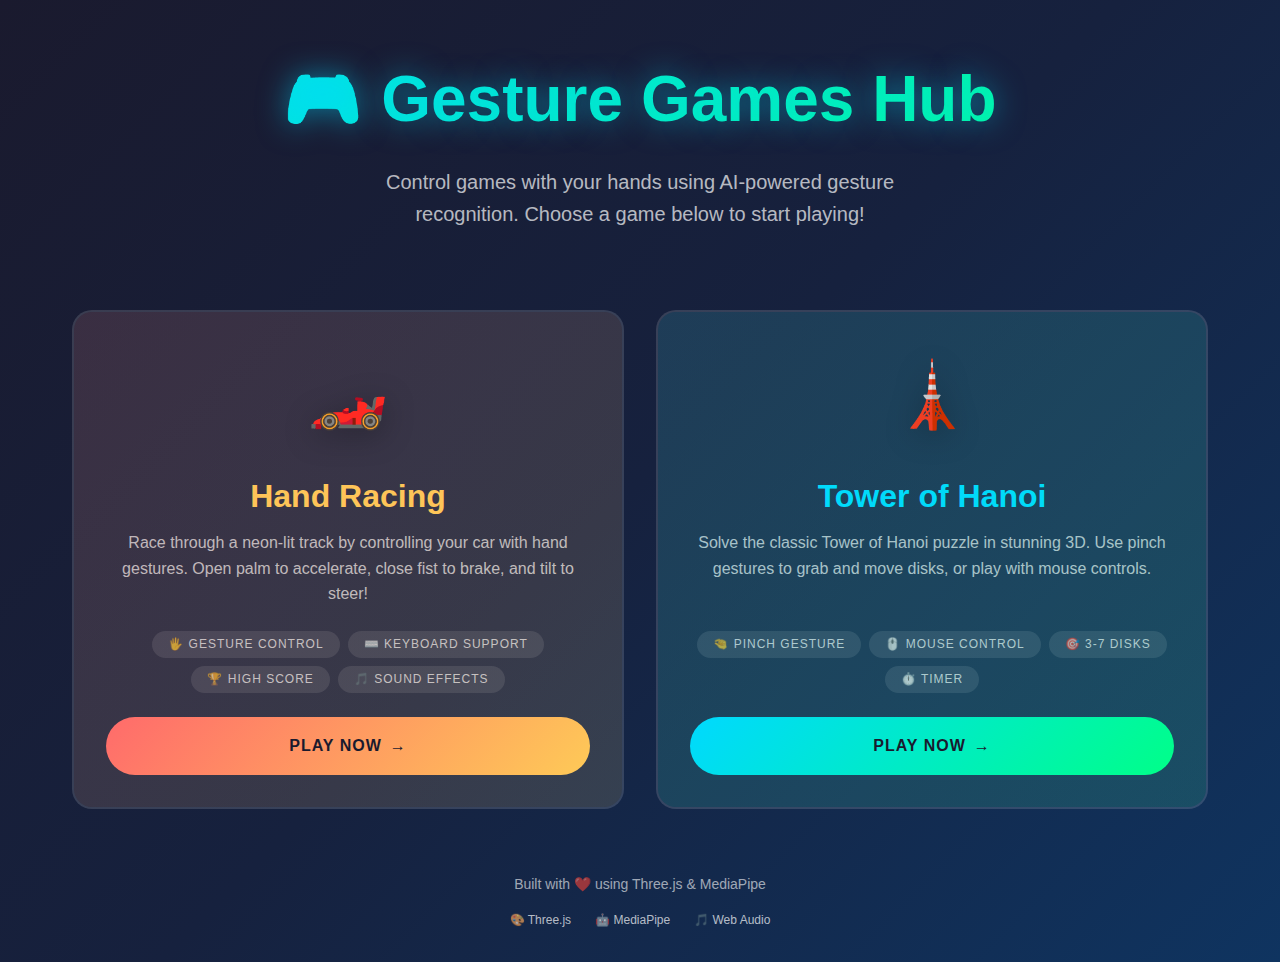
<file: index.html>
<!DOCTYPE html>
<html lang="en">

<head>
    <meta charset="UTF-8">
    <meta name="viewport" content="width=device-width, initial-scale=1.0">
    <title>🎮 Gesture Games Hub - Hand Controlled Games</title>
    <meta name="description" content="A collection of gesture-controlled games using MediaPipe and Three.js. Play racing and puzzle games with your hands!">
    <link rel="stylesheet" href="css/main.css">
    <link rel="stylesheet" href="css/hub.css">
</head>

<body>
    <div class="hub-container">
        <!-- Header -->
        <header class="hub-header">
            <h1 class="hub-title gradient-text">🎮 Gesture Games Hub</h1>
            <p class="hub-subtitle">
                Control games with your hands using AI-powered gesture recognition. 
                Choose a game below to start playing!
            </p>
        </header>

        <!-- Games Grid -->
        <main class="games-grid">
            <!-- Racing Game Card -->
            <a href="games/racing.html" class="game-card racing">
                <div class="game-icon">🏎️</div>
                <div class="game-info">
                    <h2 class="game-title">Hand Racing</h2>
                    <p class="game-description">
                        Race through a neon-lit track by controlling your car with hand gestures. 
                        Open palm to accelerate, close fist to brake, and tilt to steer!
                    </p>
                </div>
                <div class="game-features">
                    <span class="feature-tag">🖐️ Gesture Control</span>
                    <span class="feature-tag">⌨️ Keyboard Support</span>
                    <span class="feature-tag">🏆 High Score</span>
                    <span class="feature-tag">🎵 Sound Effects</span>
                </div>
                <div class="play-btn">
                    <span>Play Now</span>
                    <span class="arrow">→</span>
                </div>
            </a>

            <!-- Tower of Hanoi Card -->
            <a href="games/hanoi.html" class="game-card hanoi">
                <div class="game-icon">🗼</div>
                <div class="game-info">
                    <h2 class="game-title">Tower of Hanoi</h2>
                    <p class="game-description">
                        Solve the classic Tower of Hanoi puzzle in stunning 3D. 
                        Use pinch gestures to grab and move disks, or play with mouse controls.
                    </p>
                </div>
                <div class="game-features">
                    <span class="feature-tag">🤏 Pinch Gesture</span>
                    <span class="feature-tag">🖱️ Mouse Control</span>
                    <span class="feature-tag">🎯 3-7 Disks</span>
                    <span class="feature-tag">⏱️ Timer</span>
                </div>
                <div class="play-btn">
                    <span>Play Now</span>
                    <span class="arrow">→</span>
                </div>
            </a>
        </main>

        <!-- Footer -->
        <footer class="hub-footer">
            <p>Built with ❤️ using Three.js & MediaPipe</p>
            <div class="tech-stack">
                <span class="tech-item">🎨 Three.js</span>
                <span class="tech-item">🤖 MediaPipe</span>
                <span class="tech-item">🎵 Web Audio</span>
            </div>
        </footer>
    </div>
</body>

</html>
</file>
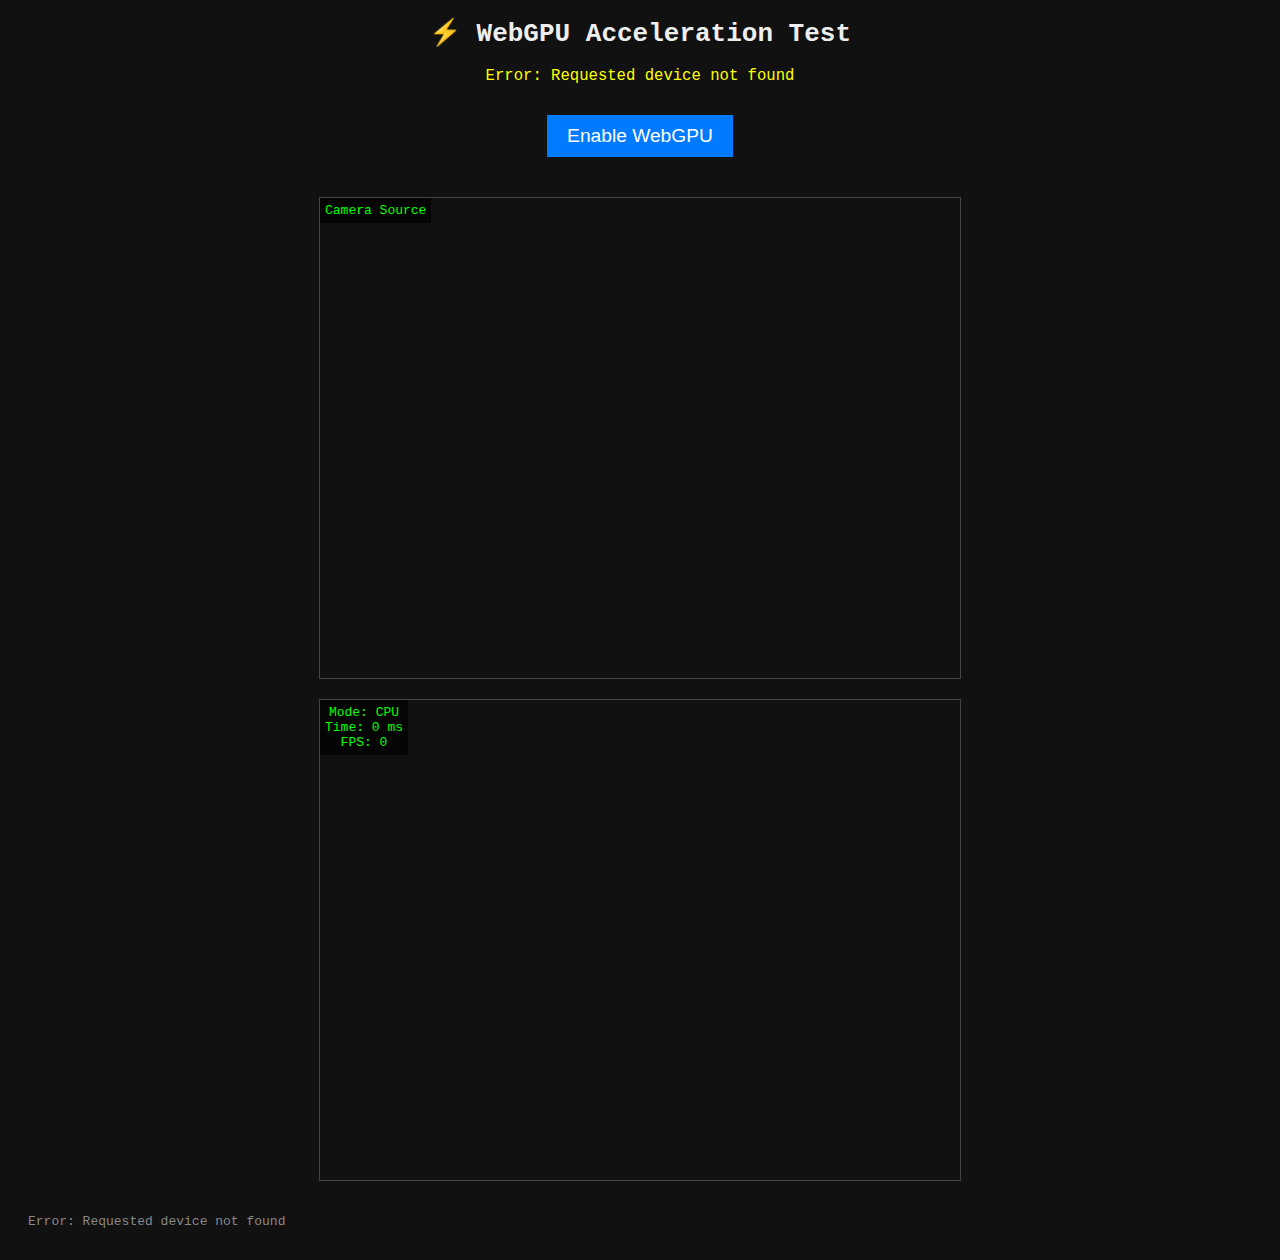
<file: webgpu-test.html>
<!DOCTYPE html>
<html lang="en">

<head>
    <meta charset="UTF-8">
    <meta name="viewport" content="width=device-width, initial-scale=1.0">
    <title>WebGPU Acceleration Test</title>
    <style>
        body {
            font-family: monospace;
            background: #111;
            color: #eee;
            text-align: center;
        }

        .container {
            display: flex;
            justify-content: center;
            gap: 20px;
            flex-wrap: wrap;
            margin-top: 20px;
        }

        .view-box {
            position: relative;
            border: 1px solid #444;
        }

        video,
        canvas {
            display: block;
            max-width: 100%;
        }

        .stats {
            position: absolute;
            top: 0;
            left: 0;
            background: rgba(0, 0, 0, 0.7);
            padding: 5px;
            color: #0f0;
        }

        button {
            padding: 10px 20px;
            font-size: 1.2em;
            cursor: pointer;
            background: #007bff;
            color: white;
            border: none;
            margin: 20px;
        }

        button:disabled {
            background: #555;
            cursor: not-allowed;
        }

        #status {
            font-size: 1.2em;
            margin: 10px;
            color: yellow;
        }
    </style>
</head>

<body>
    <h1>⚡ WebGPU Acceleration Test</h1>
    <div id="status">Initializing...</div>
    <div class="controls">
        <button id="toggle-gpu">Enable WebGPU</button>
    </div>

    <div class="container">
        <!-- Input -->
        <div class="view-box">
            <video id="webcam" width="640" height="480" autoplay playsinline muted></video>
            <div class="stats">Camera Source</div>
        </div>

        <!-- Output -->
        <div class="view-box">
            <canvas id="output-canvas" width="640" height="480"></canvas>
            <div class="stats" id="output-stats">
                Mode: CPU<br>
                Time: 0 ms<br>
                FPS: 0
            </div>
        </div>
    </div>

    <!-- Stats for visual debug -->
    <pre id="log" style="text-align: left; padding: 20px; color: #888;"></pre>

    <script src="js/shared/webgpu-utils.js"></script>
    <script src="js/shared/gpu-preprocessor.js"></script>
    <script>
        const video = document.getElementById('webcam');
        const canvas = document.getElementById('output-canvas');
        const ctx = canvas.getContext('2d');
        const statsEl = document.getElementById('output-stats');
        const logEl = document.getElementById('log');
        const toggleBtn = document.getElementById('toggle-gpu');
        const statusEl = document.getElementById('status');

        let gpuUtils, gpuProcessor;
        let useGPU = false;
        let isProcessing = false;
        let lastTime = 0;
        let frameCount = 0;
        let fpsTimer = 0;

        function log(msg) { logEl.textContent += msg + '\n'; console.log(msg); }

        async function init() {
            try {
                const stream = await navigator.mediaDevices.getUserMedia({ video: { width: 640, height: 480 } });
                video.srcObject = stream;
                await new Promise(r => video.onloadedmetadata = r);
                video.play();
                log('Camera started.');

                // Init WebGPU
                gpuUtils = new WebGPUUtils();
                const device = await gpuUtils.init();

                if (device) {
                    gpuProcessor = new GpuPreprocessor(device);
                    await gpuProcessor.init();
                    statusEl.textContent = 'WebGPU Ready ✅';
                    statusEl.style.color = '#0f0';
                } else {
                    statusEl.textContent = 'WebGPU Not Supported ❌ (Using CPU)';
                    statusEl.style.color = '#f00';
                    toggleBtn.disabled = true;
                    toggleBtn.textContent = 'WebGPU Unavailable';
                }

                requestAnimationFrame(processLoop);
            } catch (e) {
                log('Error: ' + e.message);
                statusEl.textContent = 'Error: ' + e.message;
            }
        }

        async function processLoop() {
            if (useGPU && gpuProcessor) {
                const start = performance.now();
                try {
                    // GPU Processing
                    const data = await gpuProcessor.process(video);

                    // Visualization (Create ImageData from raw GPU output)
                    // Note: This adds CPU overhead but needed for visualization validation
                    const imgData = new ImageData(new Uint8ClampedArray(data.buffer), canvas.width, canvas.height);
                    ctx.putImageData(imgData, 0, 0);

                    const duration = performance.now() - start;
                    updateStats('GPU', duration);
                } catch (e) {
                    log('GPU Error: ' + e.message);
                    useGPU = false;
                }
            } else {
                // CPU Processing (Baseline)
                const start = performance.now();

                ctx.drawImage(video, 0, 0, canvas.width, canvas.height);
                const imageData = ctx.getImageData(0, 0, canvas.width, canvas.height);
                const data = imageData.data;

                // Manual Grayscale Loop
                for (let i = 0; i < data.length; i += 4) {
                    const avg = (data[i] * 0.299 + data[i + 1] * 0.587 + data[i + 2] * 0.114);
                    data[i] = avg; // R
                    data[i + 1] = avg; // G
                    data[i + 2] = avg; // B
                }
                ctx.putImageData(imageData, 0, 0);

                const duration = performance.now() - start;
                updateStats('CPU', duration);
            }

            requestAnimationFrame(processLoop);
        }

        function updateStats(mode, duration) {
            const now = performance.now();
            frameCount++;
            if (now - fpsTimer >= 1000) {
                const fps = frameCount;
                frameCount = 0;
                fpsTimer = now;
                statsEl.innerHTML = `Mode: ${mode}<br>Time: ${duration.toFixed(2)} ms<br>FPS: ${fps}`;
            }
        }

        toggleBtn.addEventListener('click', () => {
            useGPU = !useGPU;
            toggleBtn.textContent = useGPU ? 'Disable WebGPU' : 'Enable WebGPU';
            toggleBtn.style.background = useGPU ? '#00cc66' : '#007bff';
        });

        init();
    </script>
</body>

</html>
</file>
<file: css/hub.css>
/* ============================================
   HUB.CSS - Game Selection Hub Styles
   ============================================ */

/* Hub Container */
.hub-container {
    min-height: 100vh;
    display: flex;
    flex-direction: column;
}

/* Header */
.hub-header {
    text-align: center;
    padding: var(--spacing-2xl) var(--spacing-lg);
    animation: fadeIn 0.8s ease-out;
}

.hub-title {
    font-size: var(--font-size-4xl);
    font-weight: 800;
    margin-bottom: var(--spacing-md);
    text-shadow: 0 0 30px rgba(0, 217, 255, 0.5);
}

.hub-subtitle {
    font-size: var(--font-size-lg);
    color: var(--color-text-muted);
    max-width: 600px;
    margin: 0 auto;
}

/* Games Grid */
.games-grid {
    flex: 1;
    display: grid;
    grid-template-columns: repeat(auto-fit, minmax(350px, 1fr));
    gap: var(--spacing-xl);
    padding: var(--spacing-xl);
    max-width: 1200px;
    margin: 0 auto;
    width: 100%;
}

/* Game Card */
.game-card {
    background: rgba(255, 255, 255, 0.05);
    border: 2px solid rgba(255, 255, 255, 0.1);
    border-radius: var(--radius-xl);
    padding: var(--spacing-xl);
    text-decoration: none;
    color: var(--color-text);
    transition: all var(--transition-normal);
    display: flex;
    flex-direction: column;
    gap: var(--spacing-lg);
    animation: fadeIn 0.8s ease-out backwards;
    position: relative;
    overflow: hidden;
}

.game-card:nth-child(1) {
    animation-delay: 0.2s;
}

.game-card:nth-child(2) {
    animation-delay: 0.4s;
}

.game-card::before {
    content: '';
    position: absolute;
    top: 0;
    left: 0;
    right: 0;
    bottom: 0;
    background: var(--card-gradient);
    opacity: 0.1;
    transition: opacity var(--transition-normal);
}

.game-card:hover {
    transform: translateY(-10px);
    border-color: rgba(255, 255, 255, 0.3);
    box-shadow: var(--shadow-lg);
}

.game-card:hover::before {
    opacity: 0.2;
}

.game-card.racing {
    --card-gradient: linear-gradient(135deg, #ff6b6b, #feca57);
}

.game-card.hanoi {
    --card-gradient: linear-gradient(135deg, #00d9ff, #00ff88);
}

/* Card Icon */
.game-icon {
    font-size: 4rem;
    text-align: center;
    filter: drop-shadow(0 5px 15px rgba(0, 0, 0, 0.3));
    animation: float 3s ease-in-out infinite;
}

.game-card:nth-child(2) .game-icon {
    animation-delay: 0.5s;
}

/* Card Content */
.game-info {
    flex: 1;
    text-align: center;
}

.game-title {
    font-size: var(--font-size-2xl);
    font-weight: 700;
    margin-bottom: var(--spacing-sm);
}

.game-card.racing .game-title {
    color: #feca57;
}

.game-card.hanoi .game-title {
    color: var(--color-primary);
}

.game-description {
    font-size: var(--font-size-base);
    color: var(--color-text-muted);
    line-height: 1.6;
}

/* Features List */
.game-features {
    display: flex;
    flex-wrap: wrap;
    gap: var(--spacing-sm);
    justify-content: center;
}

.feature-tag {
    background: rgba(255, 255, 255, 0.1);
    padding: var(--spacing-xs) var(--spacing-md);
    border-radius: var(--radius-full);
    font-size: var(--font-size-xs);
    color: var(--color-text-muted);
    text-transform: uppercase;
    letter-spacing: 1px;
}

/* Play Button */
.play-btn {
    display: flex;
    align-items: center;
    justify-content: center;
    gap: var(--spacing-sm);
    padding: var(--spacing-md) var(--spacing-xl);
    border-radius: var(--radius-full);
    font-size: var(--font-size-base);
    font-weight: 600;
    text-transform: uppercase;
    letter-spacing: 1px;
    transition: all var(--transition-normal);
    position: relative;
    z-index: 1;
}

.game-card.racing .play-btn {
    background: linear-gradient(135deg, #ff6b6b, #feca57);
    color: #1a1a2e;
}

.game-card.hanoi .play-btn {
    background: var(--gradient-primary);
    color: #1a1a2e;
}

.play-btn:hover {
    transform: scale(1.05);
    box-shadow: 0 10px 30px rgba(0, 0, 0, 0.3);
}

.play-btn .arrow {
    transition: transform var(--transition-normal);
}

.game-card:hover .play-btn .arrow {
    transform: translateX(5px);
}

/* Footer */
.hub-footer {
    text-align: center;
    padding: var(--spacing-xl);
    color: var(--color-text-dim);
    font-size: var(--font-size-sm);
}

.hub-footer a {
    color: var(--color-primary);
    text-decoration: none;
}

.hub-footer a:hover {
    text-decoration: underline;
}

/* Tech Stack */
.tech-stack {
    display: flex;
    gap: var(--spacing-lg);
    justify-content: center;
    margin-top: var(--spacing-md);
}

.tech-item {
    display: flex;
    align-items: center;
    gap: var(--spacing-xs);
    font-size: var(--font-size-xs);
    color: var(--color-text-muted);
}

/* Responsive */
@media (max-width: 768px) {
    .games-grid {
        grid-template-columns: 1fr;
        padding: var(--spacing-md);
    }

    .hub-header {
        padding: var(--spacing-xl) var(--spacing-md);
    }

    .game-icon {
        font-size: 3rem;
    }
}
</file>
<file: css/main.css>
/* ============================================
   MAIN.CSS - Shared Base Styles
   Game Hub Project
   ============================================ */

/* CSS Reset */
*, *::before, *::after {
    margin: 0;
    padding: 0;
    box-sizing: border-box;
}

/* CSS Variables */
:root {
    /* Colors */
    --color-bg-dark: #0a0a1a;
    --color-bg-gradient-1: #1a1a2e;
    --color-bg-gradient-2: #16213e;
    --color-bg-gradient-3: #0f3460;
    
    --color-primary: #00d9ff;
    --color-secondary: #00ff88;
    --color-accent-red: #ff6b6b;
    --color-accent-orange: #ffa502;
    --color-accent-yellow: #feca57;
    --color-accent-purple: #9b59b6;
    
    --color-text: #ffffff;
    --color-text-muted: rgba(255, 255, 255, 0.7);
    --color-text-dim: rgba(255, 255, 255, 0.6);
    
    /* Gradients */
    --gradient-primary: linear-gradient(135deg, var(--color-primary), var(--color-secondary));
    --gradient-warm: linear-gradient(90deg, var(--color-accent-red), var(--color-accent-yellow));
    --gradient-bg: linear-gradient(135deg, var(--color-bg-gradient-1) 0%, var(--color-bg-gradient-2) 50%, var(--color-bg-gradient-3) 100%);
    --gradient-rainbow: linear-gradient(90deg, #ff6b6b, #feca57, #48dbfb, #ff9ff3);
    
    /* Typography */
    --font-family: 'Segoe UI', Tahoma, Geneva, Verdana, sans-serif;
    --font-size-xs: 0.75rem;
    --font-size-sm: 0.875rem;
    --font-size-base: 1rem;
    --font-size-lg: 1.25rem;
    --font-size-xl: 1.5rem;
    --font-size-2xl: 2rem;
    --font-size-3xl: 3rem;
    --font-size-4xl: 4rem;
    
    /* Spacing */
    --spacing-xs: 0.25rem;
    --spacing-sm: 0.5rem;
    --spacing-md: 1rem;
    --spacing-lg: 1.5rem;
    --spacing-xl: 2rem;
    --spacing-2xl: 3rem;
    
    /* Shadows */
    --shadow-sm: 0 2px 10px rgba(0, 0, 0, 0.3);
    --shadow-md: 0 5px 20px rgba(0, 0, 0, 0.3);
    --shadow-lg: 0 10px 30px rgba(0, 0, 0, 0.5);
    --shadow-glow-primary: 0 0 30px rgba(0, 217, 255, 0.5);
    --shadow-glow-red: 0 0 30px rgba(255, 107, 107, 0.5);
    
    /* Border Radius */
    --radius-sm: 8px;
    --radius-md: 10px;
    --radius-lg: 15px;
    --radius-xl: 20px;
    --radius-full: 50px;
    
    /* Transitions */
    --transition-fast: 0.2s ease;
    --transition-normal: 0.3s ease;
    --transition-slow: 0.5s ease;
}

/* Base Styles */
html {
    font-size: 16px;
    scroll-behavior: smooth;
}

body {
    font-family: var(--font-family);
    background: var(--gradient-bg);
    color: var(--color-text);
    min-height: 100vh;
    overflow-x: hidden;
    line-height: 1.6;
}

/* Glass Effect */
.glass {
    background: rgba(0, 0, 0, 0.6);
    backdrop-filter: blur(10px);
    -webkit-backdrop-filter: blur(10px);
    border: 1px solid rgba(255, 255, 255, 0.1);
}

/* Gradient Text */
.gradient-text {
    background: var(--gradient-primary);
    -webkit-background-clip: text;
    -webkit-text-fill-color: transparent;
    background-clip: text;
}

.gradient-text-warm {
    background: var(--gradient-warm);
    -webkit-background-clip: text;
    -webkit-text-fill-color: transparent;
    background-clip: text;
}

.gradient-text-rainbow {
    background: var(--gradient-rainbow);
    -webkit-background-clip: text;
    -webkit-text-fill-color: transparent;
    background-clip: text;
}

/* Buttons */
.btn {
    display: inline-flex;
    align-items: center;
    justify-content: center;
    gap: var(--spacing-sm);
    padding: var(--spacing-md) var(--spacing-xl);
    border: none;
    border-radius: var(--radius-sm);
    font-size: var(--font-size-base);
    font-weight: 600;
    text-transform: uppercase;
    letter-spacing: 1px;
    cursor: pointer;
    transition: all var(--transition-normal);
    text-decoration: none;
}

.btn-primary {
    background: var(--gradient-primary);
    color: var(--color-bg-gradient-1);
}

.btn-primary:hover {
    transform: translateY(-2px);
    box-shadow: var(--shadow-glow-primary);
}

.btn-warm {
    background: var(--gradient-warm);
    color: var(--color-text);
    box-shadow: 0 10px 30px rgba(255, 107, 107, 0.4);
}

.btn-warm:hover {
    transform: scale(1.05);
    box-shadow: 0 15px 40px rgba(255, 107, 107, 0.6);
}

.btn-lg {
    padding: var(--spacing-lg) var(--spacing-2xl);
    font-size: var(--font-size-lg);
    border-radius: var(--radius-full);
}

/* UI Panel */
.ui-panel {
    background: rgba(0, 0, 0, 0.6);
    backdrop-filter: blur(10px);
    border: 1px solid rgba(255, 255, 255, 0.1);
    border-radius: var(--radius-lg);
    padding: var(--spacing-lg);
}

/* Loading Spinner */
.spinner {
    width: 60px;
    height: 60px;
    border: 4px solid rgba(255, 255, 255, 0.1);
    border-top-color: var(--color-primary);
    border-radius: 50%;
    animation: spin 1s linear infinite;
}

/* Animations */
@keyframes spin {
    to { transform: rotate(360deg); }
}

@keyframes pulse {
    0%, 100% { transform: scale(1); }
    50% { transform: scale(1.1); }
}

@keyframes float {
    0%, 100% { transform: translateY(0); }
    50% { transform: translateY(-10px); }
}

@keyframes gradientShift {
    0%, 100% { background-position: 0% 50%; }
    50% { background-position: 100% 50%; }
}

@keyframes fadeIn {
    from { opacity: 0; transform: translateY(20px); }
    to { opacity: 1; transform: translateY(0); }
}

@keyframes slideIn {
    from { opacity: 0; transform: translateX(-20px); }
    to { opacity: 1; transform: translateX(0); }
}

@keyframes glow {
    0%, 100% { box-shadow: 0 0 20px rgba(0, 217, 255, 0.3); }
    50% { box-shadow: 0 0 40px rgba(0, 217, 255, 0.6); }
}

/* Utility Classes */
.hidden { display: none !important; }
.invisible { visibility: hidden; }
.text-center { text-align: center; }
.text-muted { color: var(--color-text-muted); }

/* Responsive */
@media (max-width: 768px) {
    :root {
        --font-size-3xl: 2rem;
        --font-size-4xl: 2.5rem;
    }
}

@media (max-width: 480px) {
    :root {
        --font-size-3xl: 1.5rem;
        --font-size-4xl: 2rem;
    }
}
</file>
